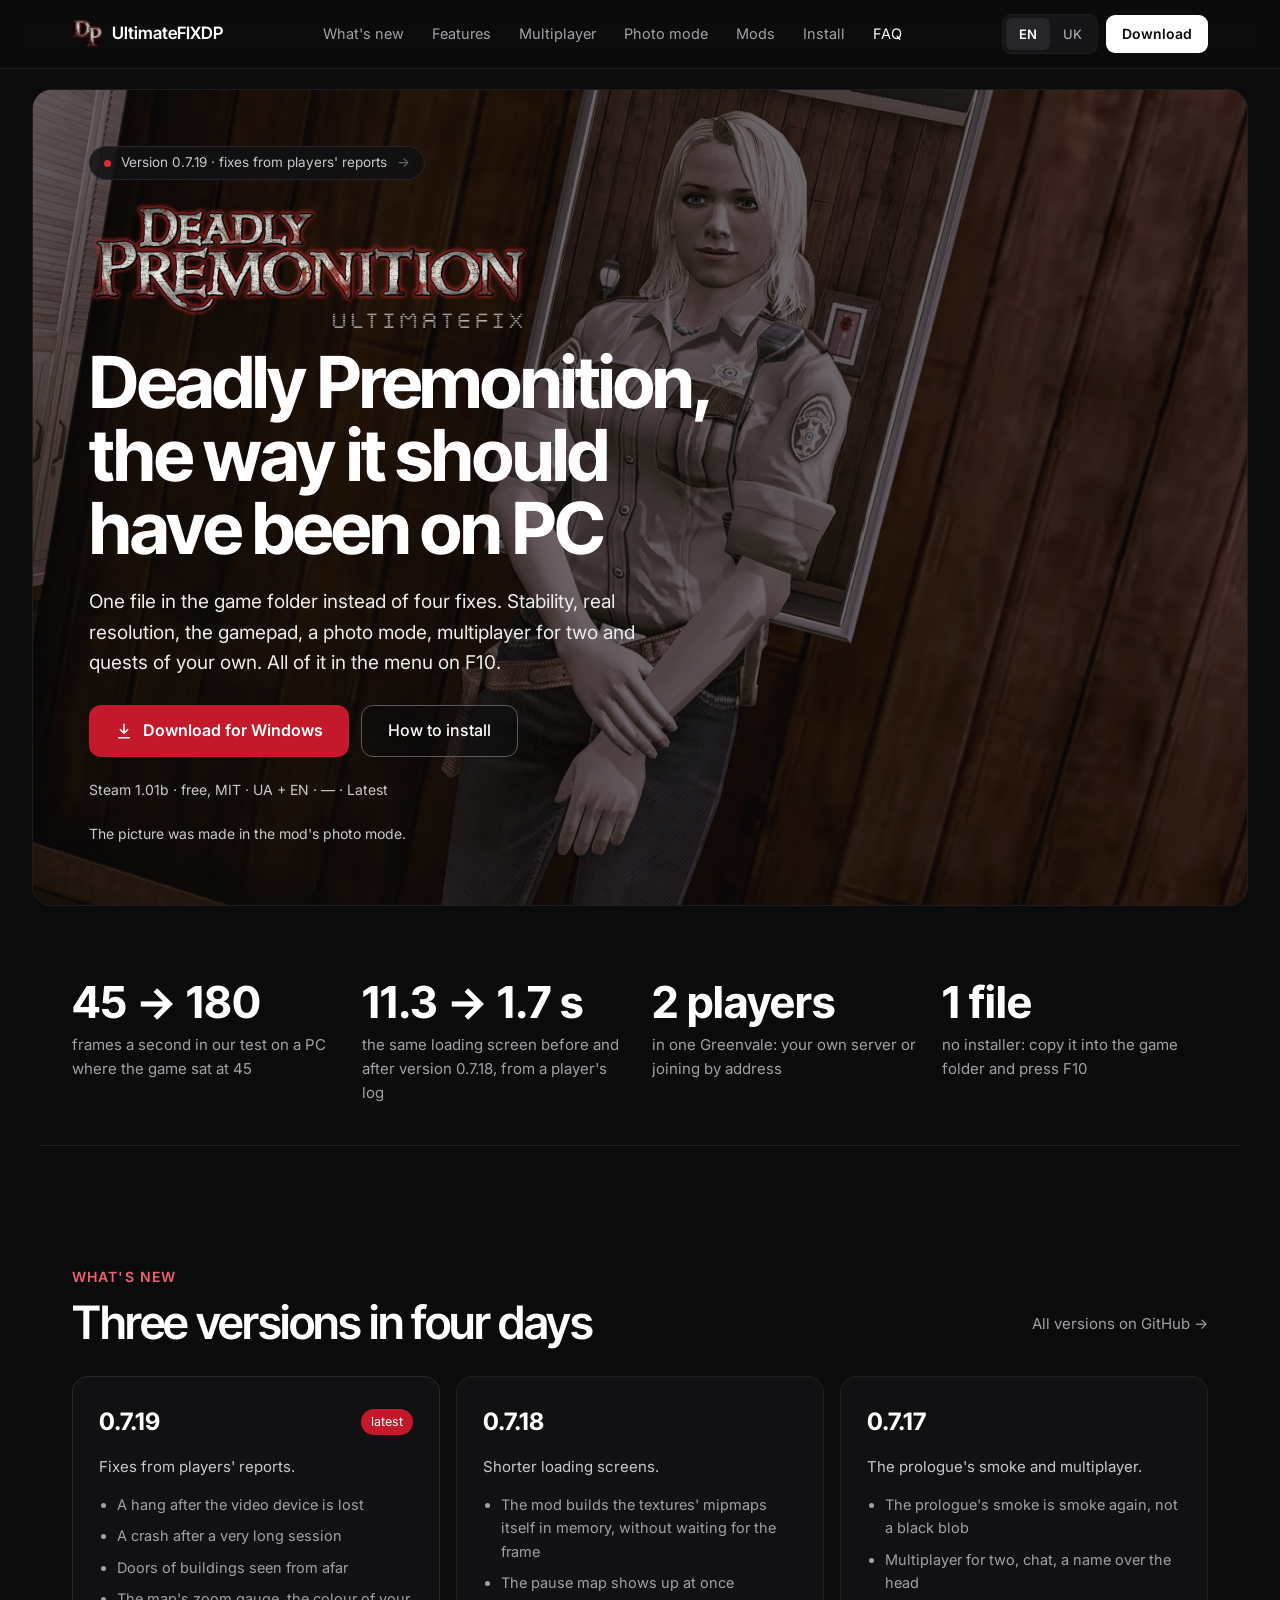
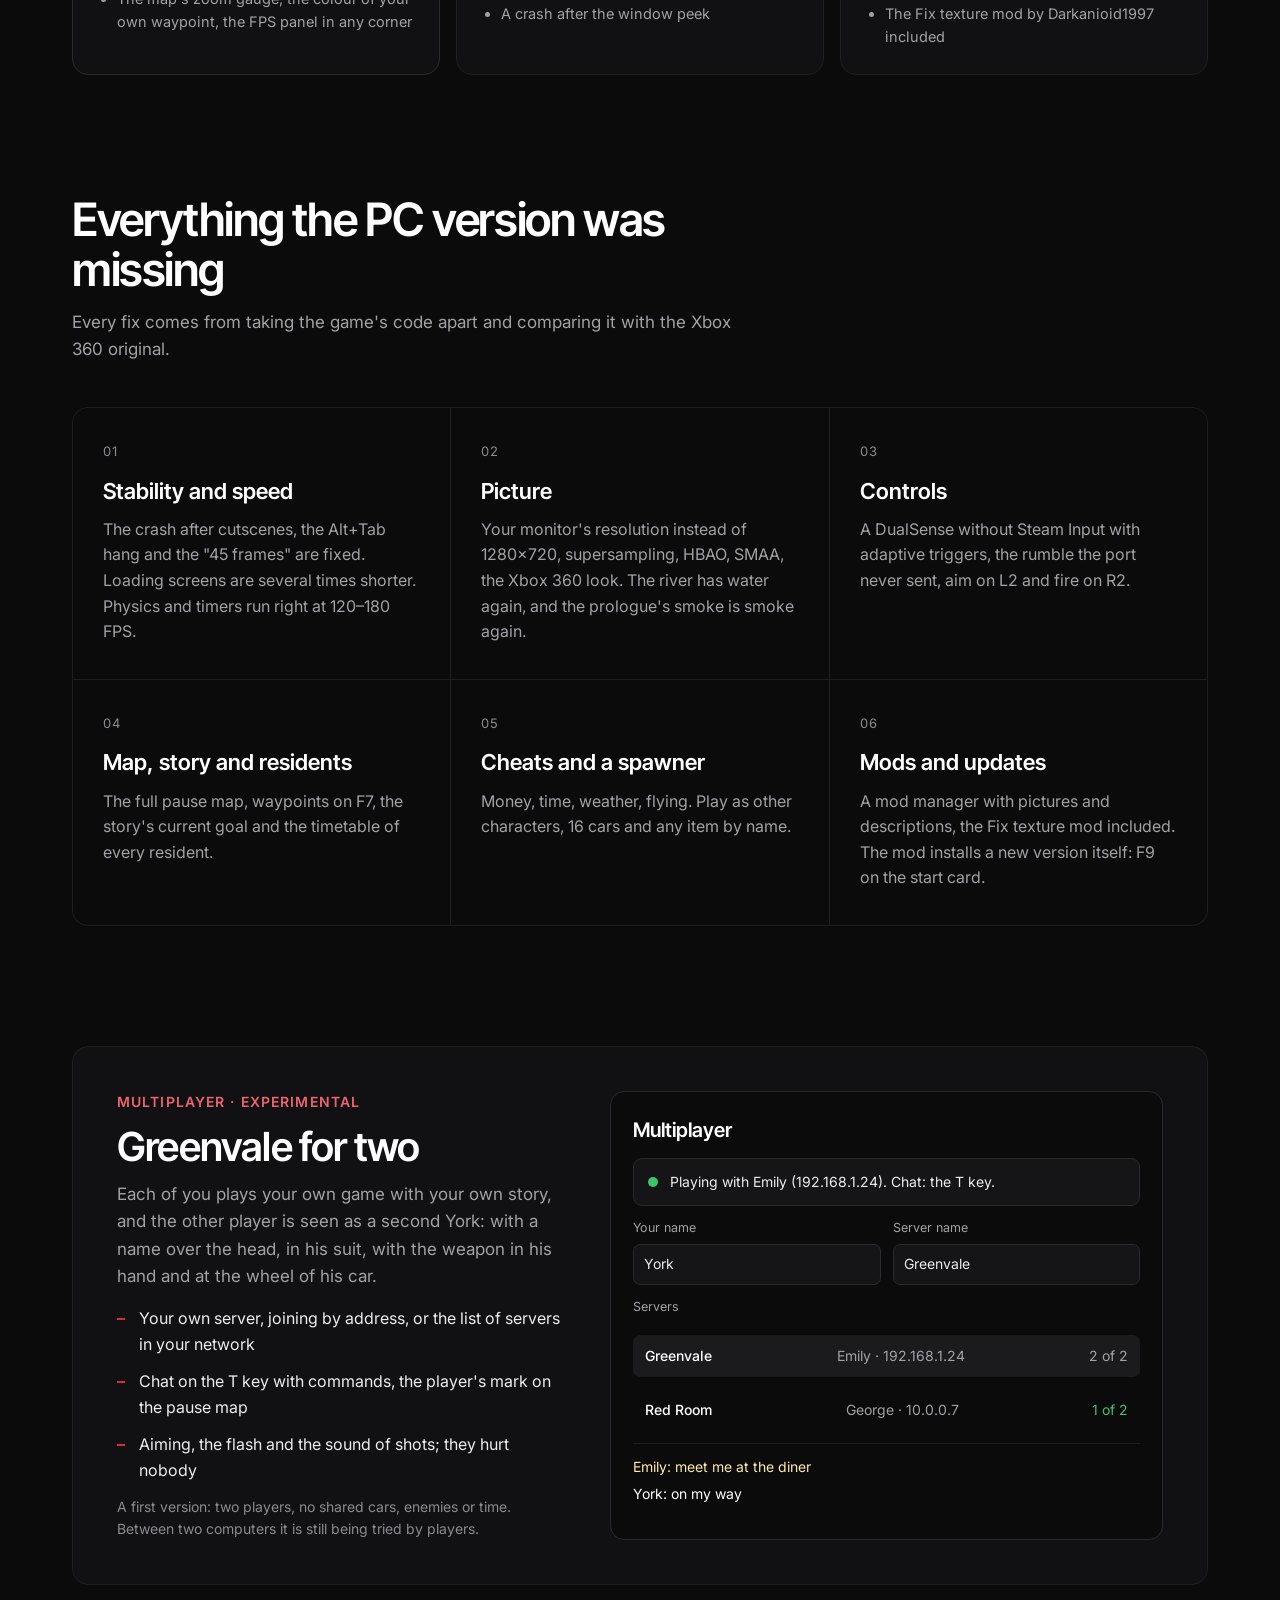
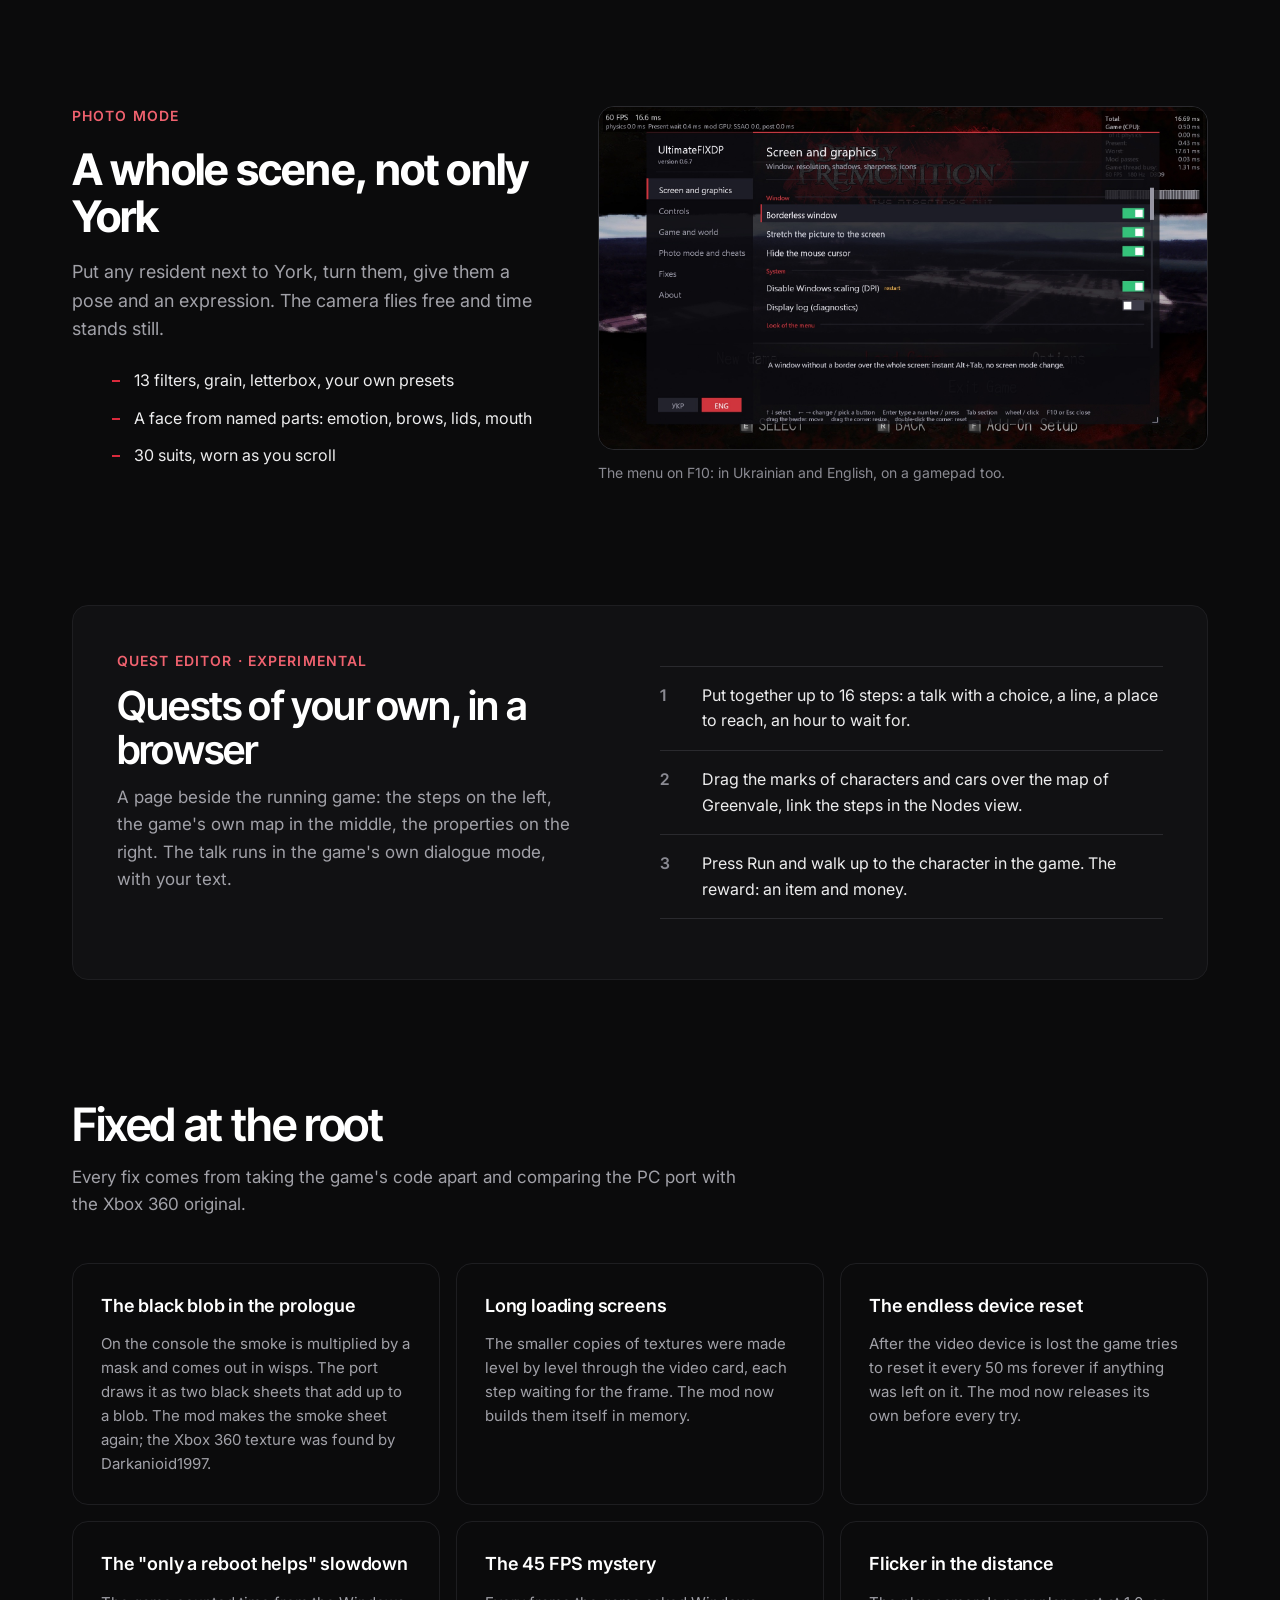
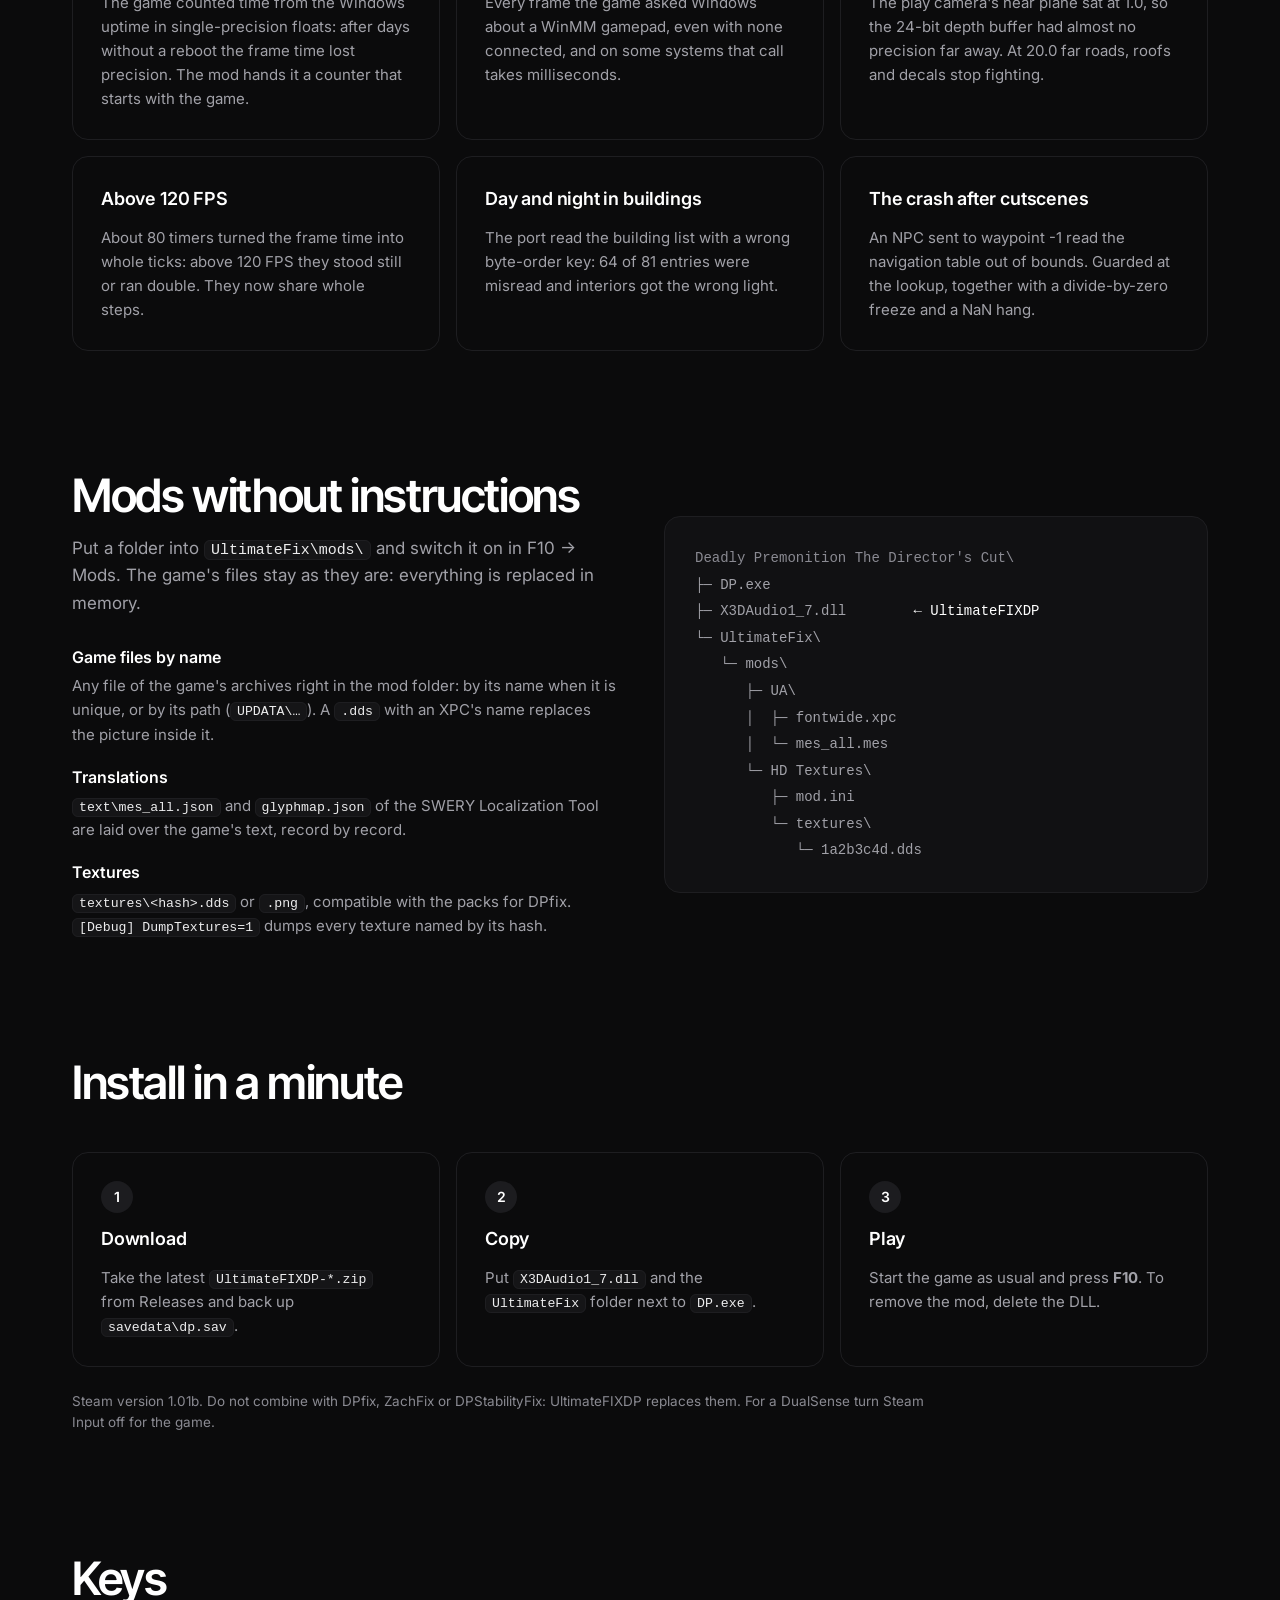
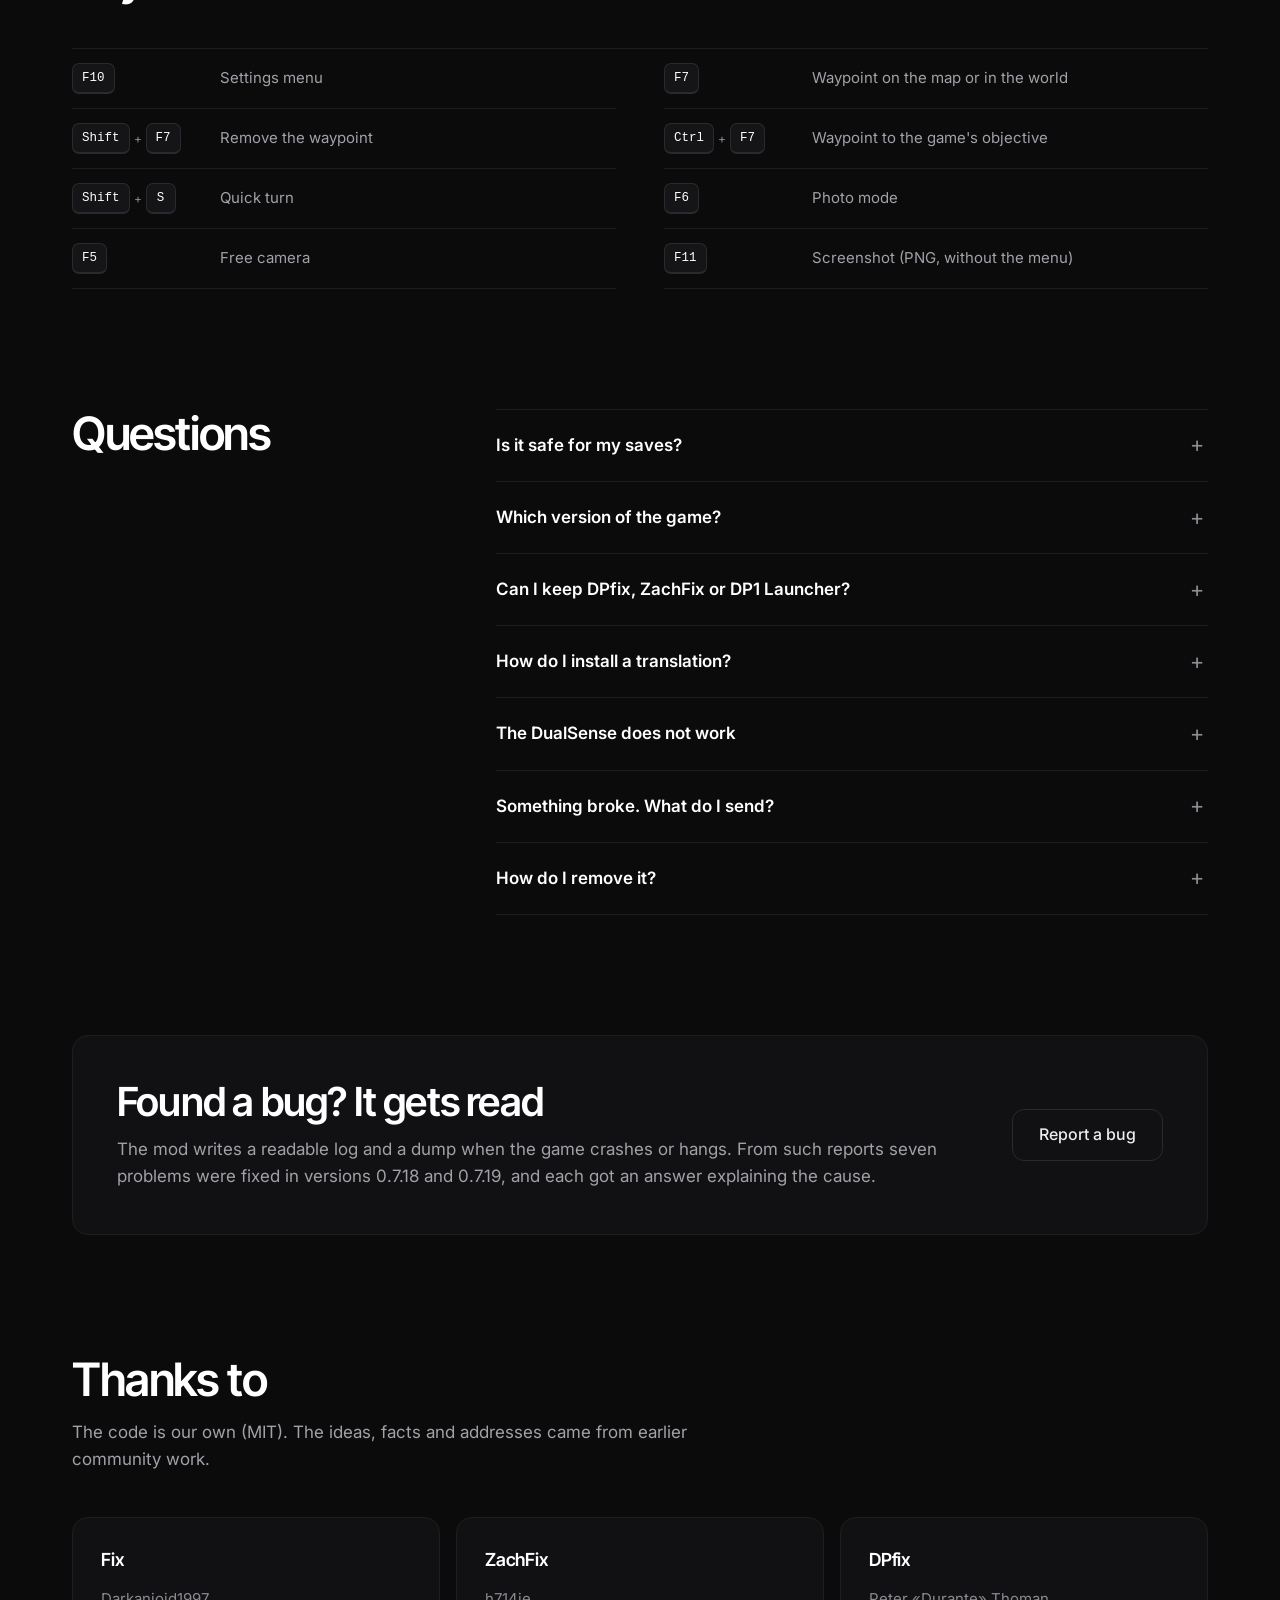
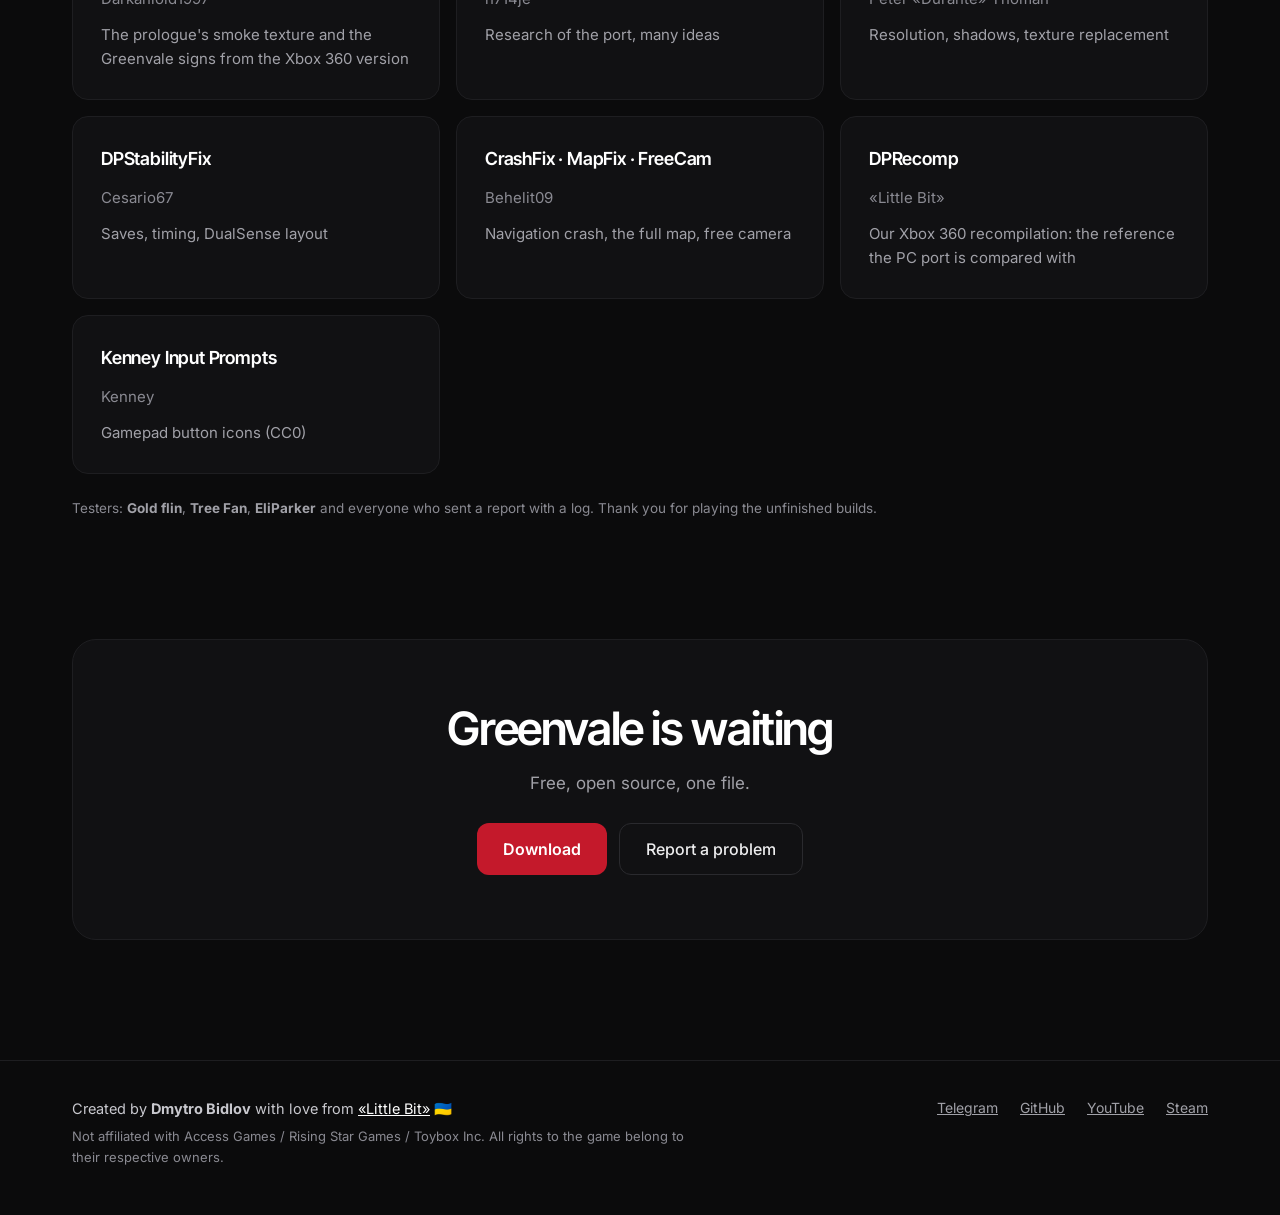
<file: index.html>
<!DOCTYPE html>
<html lang="en">
<head>
  <meta charset="UTF-8">
  <meta name="viewport" content="width=device-width, initial-scale=1.0">
  <title>UltimateFIXDP — the all-in-one fix for Deadly Premonition: The Director's Cut</title>
  <meta name="description" content="UltimateFIXDP: the all-in-one fix for Deadly Premonition: The Director&#x27;s Cut. One DLL: stability, 45 to 180 FPS, real resolution, HBAO, SMAA, Xbox 360 look, DualSense, full map, mod manager, photo mode. Ukrainian + English.">
  <meta name="keywords" content="Deadly Premonition, Director's Cut, fix, DPfix, UltimateFIXDP, 180 FPS, HBAO, DualSense, mod manager, Greenvale, Swery, Little Bit, Ukrainian, фікс, українізатор">
  <meta name="author" content="Dmytro Bidlov (Little Bit)">
  <meta name="robots" content="index, follow">
  <meta name="theme-color" content="#0B0B0C">
  <link rel="canonical" href="https://ultimatefixdp.github.io/">
  <meta property="og:type" content="website">
  <meta property="og:url" content="https://ultimatefixdp.github.io/">
  <meta property="og:site_name" content="UltimateFIXDP">
  <meta property="og:title" content="UltimateFIXDP — the all-in-one fix for Deadly Premonition">
  <meta property="og:description" content="One DLL: stability, 45 → 180 FPS, HBAO, SMAA, Xbox 360 look, DualSense, mod manager, photo mode. UA + EN.">
  <meta property="og:image" content="https://ultimatefixdp.github.io/og-image.jpg">
  <meta property="og:image:width" content="1200">
  <meta property="og:image:height" content="630">
  <meta property="og:locale" content="en_US">
  <meta property="og:locale:alternate" content="uk_UA">
  <meta name="twitter:card" content="summary_large_image">
  <meta name="twitter:title" content="UltimateFIXDP — the all-in-one fix for Deadly Premonition">
  <meta name="twitter:image" content="https://ultimatefixdp.github.io/og-image.jpg">
  <script type="application/ld+json">{"@context": "https://schema.org", "@type": "SoftwareApplication", "name": "UltimateFIXDP", "description": "UltimateFIXDP: the all-in-one fix for Deadly Premonition: The Director's Cut. One DLL: stability, 45 to 180 FPS, real resolution, HBAO, SMAA, Xbox 360 look, DualSense, full map, mod manager, photo mode. Ukrainian + English.", "applicationCategory": "GameApplication", "operatingSystem": "Windows", "url": "https://ultimatefixdp.github.io/", "downloadUrl": "https://github.com/LittleBitUA/UltimateFIXDP/releases/latest", "softwareVersion": "0.7.19", "license": "https://opensource.org/licenses/MIT", "offers": {"@type": "Offer", "price": "0", "priceCurrency": "USD"}, "author": {"@type": "Person", "name": "Dmytro Bidlov", "url": "https://t.me/LittleBitUA"}, "inLanguage": ["uk", "en"]}</script>
  <link rel="icon" href="logo.png" type="image/png">
  <link rel="apple-touch-icon" href="logo.png">
  <link rel="preconnect" href="https://api.github.com">
  <link rel="preconnect" href="https://fonts.googleapis.com">
  <link rel="preconnect" href="https://fonts.gstatic.com" crossorigin>
  <link href="https://fonts.googleapis.com/css2?family=Inter+Tight:wght@500;600;700&amp;family=Inter:wght@400;500;600&amp;display=swap" rel="stylesheet">
  <link rel="stylesheet" href="styles.css?v=0719">
</head>
<body data-lang="en">

  <header class="top">
    <div class="wrap top-row">
      <a class="brand" href="#top"><img src="logo.png" alt="" width="30" height="30"><span>UltimateFIXDP</span></a>
      <nav class="nav" aria-label="Sections">
        <a href="#news" data-i18n="nav.new">What's new</a>
        <a href="#features" data-i18n="nav.features">Features</a>
        <a href="#mp" data-i18n="nav.mp">Multiplayer</a>
        <a href="#photo" data-i18n="a.nav.photo">Photo mode</a>
        <a href="#mods" data-i18n="nav.mods">Mods</a>
        <a href="#install" data-i18n="nav.install">Install</a>
        <a href="#faq" data-i18n="nav.faq">FAQ</a>
      </nav>
      <div class="top-right">
        <div class="lang" role="group" aria-label="Language">
          <button type="button" class="lang-btn" data-set-lang="en">EN</button>
          <button type="button" class="lang-btn" data-set-lang="uk">UK</button>
        </div>
        <a class="btn-white" id="download-btn-top" href="https://github.com/LittleBitUA/UltimateFIXDP/releases/latest" data-i18n="nav.download">Download</a>
      </div>
    </div>
  </header>

  <main>
    <section class="hero-a wrap" id="top">
      <div class="hero-a-frame">
        <img class="hero-a-img" src="photo-emily.jpg" alt="" width="1600" height="900">
        <div class="hero-a-shade" aria-hidden="true"></div>
        <div class="hero-a-text">
          <a class="pill" href="https://github.com/LittleBitUA/UltimateFIXDP/releases/latest"><span class="dot"></span><span data-i18n="hero.pill">Version 0.7.19 · fixes from players' reports</span><span class="pill-arrow">→</span></a>
          <img class="hero-logo" src="logo-wide.png" alt="Deadly Premonition UltimateFix" width="1100" height="315">
          <h1 data-i18n="a.hero.title">Deadly Premonition, the way it should have been on PC</h1>
          <p class="lead" data-i18n="a.hero.lead">One file in the game folder instead of four fixes. Stability, real resolution, the gamepad, a photo mode, multiplayer for two and quests of your own. All of it in the menu on F10.</p>
          <div class="actions">
        <a class="btn-accent" id="download-btn" href="https://github.com/LittleBitUA/UltimateFIXDP/releases/latest">
          <svg viewBox="0 0 24 24" width="18" height="18" fill="none" stroke="currentColor" stroke-width="2" stroke-linecap="round" stroke-linejoin="round" aria-hidden="true"><path d="M12 3v12m0 0l-5-5m5 5l5-5M5 21h14"/></svg>
          <span data-i18n="hero.dl">Download for Windows</span>
        </a>
            <a class="btn-line btn-glass" href="#install" data-i18n="a.hero.how">How to install</a>
          </div>
          <p class="meta"><span data-i18n="hero.meta">Steam 1.01b · free, MIT · UA + EN</span> · <span id="download-meta">v0.7.0</span><span id="downloads" hidden> · <span id="downloads-count"></span> <span data-i18n="hero.downloads">downloads</span></span></p>
          <p class="meta" data-i18n="a.hero.shot">The picture was made in the mod's photo mode.</p>
        </div>
      </div>
    </section>

    <section class="wrap stats-a" aria-label="In numbers">
      <div class="reveal"><div class="stats-a-n">45 → 180</div><p data-i18n="a.st.1">frames a second in our test on a PC where the game sat at 45</p></div>
      <div class="reveal"><div class="stats-a-n" data-i18n="a.st.2n">11.3 → 1.7 s</div><p data-i18n="a.st.2">the same loading screen before and after version 0.7.18, from a player's log</p></div>
      <div class="reveal"><div class="stats-a-n" data-i18n="a.st.3n">2 players</div><p data-i18n="a.st.3">in one Greenvale: your own server or joining by address</p></div>
      <div class="reveal"><div class="stats-a-n" data-i18n="a.st.4n">1 file</div><p data-i18n="a.st.4">no installer: copy it into the game folder and press F10</p></div>
    </section>

    <section class="wrap block" id="news">
      <div class="news-head">
        <div class="head">
          <div class="eyebrow" data-i18n="nw.eyebrow">What's new</div>
          <h2 data-i18n="nw.title">Three versions in four days</h2>
        </div>
        <a class="news-all" href="https://github.com/LittleBitUA/UltimateFIXDP/releases" target="_blank" rel="noopener" data-i18n="nw.all">All versions on GitHub →</a>
      </div>
      <div class="news-a">
        <article class="news-a-card news-a-latest reveal"><div class="news-a-top"><span class="news-a-v">0.7.19</span><span class="news-a-tag" data-i18n="nw.latest">latest</span></div><p data-i18n="nw.19.t">Fixes from players' reports.</p><ul><li data-i18n="nw.19.1">A hang after the video device is lost</li><li data-i18n="nw.19.2">A crash after a very long session</li><li data-i18n="nw.19.3">Doors of buildings seen from afar</li><li data-i18n="nw.19.4">The map's zoom gauge, the colour of your own waypoint, the FPS panel in any corner</li></ul></article>
        <article class="news-a-card reveal"><div class="news-a-top"><span class="news-a-v">0.7.18</span></div><p data-i18n="nw.18.t">Shorter loading screens.</p><ul><li data-i18n="nw.18.1">The mod builds the textures' mipmaps itself in memory, without waiting for the frame</li><li data-i18n="nw.18.2">The pause map shows up at once</li><li data-i18n="nw.18.3">A crash after the window peek</li></ul></article>
        <article class="news-a-card reveal"><div class="news-a-top"><span class="news-a-v">0.7.17</span></div><p data-i18n="nw.17.t">The prologue's smoke and multiplayer.</p><ul><li data-i18n="nw.17.1">The prologue's smoke is smoke again, not a black blob</li><li data-i18n="nw.17.2">Multiplayer for two, chat, a name over the head</li><li data-i18n="nw.17.3">The Fix texture mod by Darkanioid1997 included</li></ul></article>
      </div>
    </section>

    <section class="wrap block" id="features">
      <div class="head">
        <h2 data-i18n="a.f.title">Everything the PC version was missing</h2>
        <p data-i18n="a.f.lead">Every fix comes from taking the game's code apart and comparing it with the Xbox 360 original.</p>
      </div>
      <div class="fa-grid">
        <article class="fa-cell reveal"><span class="fa-num">01</span><h3 data-i18n="a.f1.t">Stability and speed</h3><p data-i18n="a.f1.d">The crash after cutscenes, the Alt+Tab hang and the "45 frames" are fixed. Loading screens are several times shorter. Physics and timers run right at 120–180 FPS.</p></article>
        <article class="fa-cell reveal"><span class="fa-num">02</span><h3 data-i18n="a.f2.t">Picture</h3><p data-i18n="a.f2.d">Your monitor's resolution instead of 1280×720, supersampling, HBAO, SMAA, the Xbox 360 look. The river has water again, and the prologue's smoke is smoke again.</p></article>
        <article class="fa-cell reveal"><span class="fa-num">03</span><h3 data-i18n="a.f3.t">Controls</h3><p data-i18n="a.f3.d">A DualSense without Steam Input with adaptive triggers, the rumble the port never sent, aim on L2 and fire on R2.</p></article>
        <article class="fa-cell reveal"><span class="fa-num">04</span><h3 data-i18n="a.f4.t">Map, story and residents</h3><p data-i18n="a.f4.d">The full pause map, waypoints on F7, the story's current goal and the timetable of every resident.</p></article>
        <article class="fa-cell reveal"><span class="fa-num">05</span><h3 data-i18n="a.f5.t">Cheats and a spawner</h3><p data-i18n="a.f5.d">Money, time, weather, flying. Play as other characters, 16 cars and any item by name.</p></article>
        <article class="fa-cell reveal"><span class="fa-num">06</span><h3 data-i18n="a.f6.t">Mods and updates</h3><p data-i18n="a.f6.d">A mod manager with pictures and descriptions, the Fix texture mod included. The mod installs a new version itself: F9 on the start card.</p></article>
      </div>
    </section>

    <section class="wrap block" id="mp">
      <div class="panel-a reveal">
        <div class="panel-a-text">
          <div class="eyebrow" data-i18n="mp.eyebrow">Multiplayer · experimental</div>
          <h2 data-i18n="mp.title">Greenvale for two</h2>
          <p data-i18n="mp.lead">Each of you plays your own game with your own story, and the other player is seen as a second York: with a name over the head, in his suit, with the weapon in his hand and at the wheel of his car.</p>
          <ul class="ticks">
            <li><span data-i18n="mp.1">Your own server, joining by address, or the list of servers in your network</span></li>
            <li><span data-i18n="mp.2">Chat on the T key with commands, the player's mark on the pause map</span></li>
            <li><span data-i18n="mp.3">Aiming, the flash and the sound of shots; they hurt nobody</span></li>
          </ul>
          <p class="mp-note" data-i18n="mp.note">A first version: two players, no shared cars, enemies or time. Between two computers it is still being tried by players.</p>
        </div>
        <div class="mp-mock" aria-hidden="true">
          <div class="mp-mock-title" data-i18n="nav.mp">Multiplayer</div>
          <div class="mp-mock-status"><span class="mp-dot"></span><span data-i18n="mp.m.status">Playing with Emily (192.168.1.24). Chat: the T key.</span></div>
          <div class="mp-mock-fields">
            <div><div class="mp-mock-label" data-i18n="mp.m.name">Your name</div><div class="mp-mock-field">York</div></div>
            <div><div class="mp-mock-label" data-i18n="mp.m.server">Server name</div><div class="mp-mock-field">Greenvale</div></div>
          </div>
          <div class="mp-mock-label" data-i18n="mp.m.list">Servers</div>
          <div class="mp-mock-row mp-mock-sel"><strong>Greenvale</strong><span>Emily · 192.168.1.24</span><span data-i18n="mp.m.full">2 of 2</span></div>
          <div class="mp-mock-row"><strong>Red Room</strong><span>George · 10.0.0.7</span><span class="mp-free" data-i18n="mp.m.free">1 of 2</span></div>
          <div class="mp-mock-chat"><span class="mp-chat-in" data-i18n="mp.m.c1">Emily: meet me at the diner</span><span data-i18n="mp.m.c2">York: on my way</span></div>
        </div>
      </div>
    </section>

    <section class="wrap block split-a" id="photo">
      <div class="split-a-text reveal">
        <div class="eyebrow" data-i18n="a.p.eyebrow">Photo mode</div>
        <h2 data-i18n="a.p.title">A whole scene, not only York</h2>
        <p class="lead-left" data-i18n="a.p.lead">Put any resident next to York, turn them, give them a pose and an expression. The camera flies free and time stands still.</p>
        <ul class="ticks">
          <li><span data-i18n="a.p.1">13 filters, grain, letterbox, your own presets</span></li>
          <li><span data-i18n="a.p.2">A face from named parts: emotion, brows, lids, mouth</span></li>
          <li><span data-i18n="a.p.3">30 suits, worn as you scroll</span></li>
        </ul>
      </div>
      <figure class="split-a-fig reveal">
        <a href="screenshots/menu-graphics.jpg" class="zoom"><img src="screenshots/menu-graphics.jpg" alt="" loading="lazy" width="1600" height="900"></a>
        <figcaption data-i18n="a.p.cap">The menu on F10: in Ukrainian and English, on a gamepad too.</figcaption>
      </figure>
    </section>

    <section class="wrap block" id="new">
      <div class="panel-a reveal">
        <div class="panel-a-text">
          <div class="eyebrow" data-i18n="a.e.eyebrow">Quest editor · experimental</div>
          <h2 data-i18n="a.e.title">Quests of your own, in a browser</h2>
          <p data-i18n="a.e.lead">A page beside the running game: the steps on the left, the game's own map in the middle, the properties on the right. The talk runs in the game's own dialogue mode, with your text.</p>
        </div>
        <ol class="steps-a">
          <li><span class="steps-a-n">1</span><span data-i18n="a.e.1">Put together up to 16 steps: a talk with a choice, a line, a place to reach, an hour to wait for.</span></li>
          <li><span class="steps-a-n">2</span><span data-i18n="a.e.2">Drag the marks of characters and cars over the map of Greenvale, link the steps in the Nodes view.</span></li>
          <li><span class="steps-a-n">3</span><span data-i18n="a.e.3">Press Run and walk up to the character in the game. The reward: an item and money.</span></li>
        </ol>
      </div>
    </section>

    <section class="wrap block" id="engine">
      <div class="head">
        <h2 data-i18n="e2.title">Fixed at the root</h2>
        <p data-i18n="engine.lead">Every fix comes from taking the game's code apart and comparing the PC port with the Xbox 360 original.</p>
      </div>
      <div class="cards cards-3">
      <article class="glass-card feature engine reveal">
        <h3 data-i18n-html="e.smoke.t">The black blob in the prologue</h3>
        <p data-i18n-html="e.smoke.d">On the console the smoke is multiplied by a mask and comes out in wisps. The port draws it as two black sheets that add up to a blob. The mod makes the smoke sheet again; the Xbox 360 texture was found by Darkanioid1997.</p>
      </article>
      <article class="glass-card feature engine reveal">
        <h3 data-i18n-html="e.load.t">Long loading screens</h3>
        <p data-i18n-html="e.load.d">The smaller copies of textures were made level by level through the video card, each step waiting for the frame. The mod now builds them itself in memory.</p>
      </article>
      <article class="glass-card feature engine reveal">
        <h3 data-i18n-html="e.reset.t">The endless device reset</h3>
        <p data-i18n-html="e.reset.d">After the video device is lost the game tries to reset it every 50 ms forever if anything was left on it. The mod now releases its own before every try.</p>
      </article>
      <article class="glass-card feature engine reveal">
        <h3 data-i18n-html="e.time.t">The "only a reboot helps" slowdown</h3>
        <p data-i18n-html="e.time.d">The game counted time from the Windows uptime in single-precision floats: after days without a reboot the frame time lost precision. The mod hands it a counter that starts with the game.</p>
      </article>
      <article class="glass-card feature engine reveal">
        <h3 data-i18n-html="e.fps.t">The 45 FPS mystery</h3>
        <p data-i18n-html="e.fps.d">Every frame the game asked Windows about a WinMM gamepad, even with none connected, and on some systems that call takes milliseconds.</p>
      </article>
      <article class="glass-card feature engine reveal">
        <h3 data-i18n-html="e.depth.t">Flicker in the distance</h3>
        <p data-i18n-html="e.depth.d">The play camera's near plane sat at 1.0, so the 24-bit depth buffer had almost no precision far away. At 20.0 far roads, roofs and decals stop fighting.</p>
      </article>
      <article class="glass-card feature engine reveal">
        <h3 data-i18n-html="e.ticks.t">Above 120 FPS</h3>
        <p data-i18n-html="e.ticks.d">About 80 timers turned the frame time into whole ticks: above 120 FPS they stood still or ran double. They now share whole steps.</p>
      </article>
      <article class="glass-card feature engine reveal">
        <h3 data-i18n-html="e.house.t">Day and night in buildings</h3>
        <p data-i18n-html="e.house.d">The port read the building list with a wrong byte-order key: 64 of 81 entries were misread and interiors got the wrong light.</p>
      </article>
      <article class="glass-card feature engine reveal">
        <h3 data-i18n-html="e.crash.t">The crash after cutscenes</h3>
        <p data-i18n-html="e.crash.d">An NPC sent to waypoint -1 read the navigation table out of bounds. Guarded at the lookup, together with a divide-by-zero freeze and a NaN hang.</p>
      </article>
      </div>
    </section>
    <section class="wrap block" id="mods">
      <div class="split split-center">
        <div class="split-side">
          <h2 data-i18n="m2.title">Mods without instructions</h2>
          <p data-i18n-html="m2.lead">Put a folder into <code>UltimateFix\mods\</code> and switch it on in F10 → Mods. The game's files stay as they are: everything is replaced in memory.</p>
          <div class="mods-points">
            <div><h3 data-i18n="mods.c1.t">Game files by name</h3><p data-i18n-html="mods.c1.d">Any file of the game's archives right in the mod folder: by its name when it is unique, or by its path (<code>UPDATA\…</code>). A <code>.dds</code> with an XPC's name replaces the picture inside it.</p></div>
            <div><h3 data-i18n="mods.c2.t">Translations</h3><p data-i18n-html="mods.c2.d"><code>text\mes_all.json</code> and <code>glyphmap.json</code> of the SWERY Localization Tool are laid over the game's text, record by record.</p></div>
            <div><h3 data-i18n="mods.c3.t">Textures</h3><p data-i18n-html="mods.c3.d"><code>textures\&lt;hash&gt;.dds</code> or <code>.png</code>, compatible with the packs for DPfix. <code>[Debug] DumpTextures=1</code> dumps every texture named by its hash.</p></div>
          </div>
        </div>
        <div class="tree-box reveal"><pre class="tree"><span class="t-dim">Deadly Premonition The Director's Cut\</span>
├─ DP.exe
├─ X3DAudio1_7.dll        <span class="t-red">← UltimateFIXDP</span>
└─ UltimateFix\
   └─ mods\
      ├─ UA\
      │  ├─ fontwide.xpc
      │  └─ mes_all.mes
      └─ HD Textures\
         ├─ mod.ini
         └─ textures\
            └─ 1a2b3c4d.dds</pre></div>
      </div>
    </section>
    <section class="wrap block" id="install">
      <div class="head">
        <h2 data-i18n="i2.title">Install in a minute</h2>
      </div>
      <ol class="cards cards-3 steps">
        <li class="card step reveal"><span class="num">1</span><h3 data-i18n="install.s1.t">Download</h3><p data-i18n-html="install.s1.d">Take the latest <code>UltimateFIXDP-*.zip</code> from Releases and back up <code>savedata\dp.sav</code>.</p></li>
        <li class="card step reveal"><span class="num">2</span><h3 data-i18n="install.s2.t">Copy</h3><p data-i18n-html="install.s2.d">Put <code>X3DAudio1_7.dll</code> and the <code>UltimateFix</code> folder next to <code>DP.exe</code>.</p></li>
        <li class="card step reveal"><span class="num">3</span><h3 data-i18n="install.s3.t">Play</h3><p data-i18n-html="install.s3.d">Start the game as usual and press <strong>F10</strong>. To remove the mod, delete the DLL.</p></li>
      </ol>
      <p class="note" data-i18n="install.note">Steam version 1.01b. Do not combine with DPfix, ZachFix or DPStabilityFix: UltimateFIXDP replaces them. For a DualSense turn Steam Input off for the game.</p>
    </section>
    <section class="wrap block" id="keys">
      <div class="head">
        <h2 data-i18n="k2.title">Keys</h2>
      </div>
      <div class="keys reveal">
      <div class="key-row"><span class="keys"><kbd>F10</kbd></span><span class="key-what" data-i18n="k.f10">Settings menu</span></div>
      <div class="key-row"><span class="keys"><kbd>F7</kbd></span><span class="key-what" data-i18n="k.f7">Waypoint on the map or in the world</span></div>
      <div class="key-row"><span class="keys"><kbd>Shift</kbd><span class="plus">+</span><kbd>F7</kbd></span><span class="key-what" data-i18n="k.sf7">Remove the waypoint</span></div>
      <div class="key-row"><span class="keys"><kbd>Ctrl</kbd><span class="plus">+</span><kbd>F7</kbd></span><span class="key-what" data-i18n="k.cf7">Waypoint to the game's objective</span></div>
      <div class="key-row"><span class="keys"><kbd>Shift</kbd><span class="plus">+</span><kbd>S</kbd></span><span class="key-what" data-i18n="k.ss">Quick turn</span></div>
      <div class="key-row"><span class="keys"><kbd>F6</kbd></span><span class="key-what" data-i18n="k.f6">Photo mode</span></div>
      <div class="key-row"><span class="keys"><kbd>F5</kbd></span><span class="key-what" data-i18n="k.f5">Free camera</span></div>
      <div class="key-row"><span class="keys"><kbd>F11</kbd></span><span class="key-what" data-i18n="k.f11">Screenshot (PNG, without the menu)</span></div>
      </div>
    </section>
    <section class="wrap block" id="faq">
      <div class="split">
        <div class="split-side"><h2 data-i18n="q2.title">Questions</h2></div>
        <div class="faq-list">
      <details class="glass-card faq reveal"><summary><span data-i18n="q1">Is it safe for my saves?</span></summary><p data-i18n-html="a1">Yes. The mod writes <code>dp.sav</code> through a temporary file and keeps 60 backups in <code>UltimateFix\savebackups</code>, each named by episode, chapter and play time. A damaged save is restored from the newest good copy by itself. Still, back up your save before the first start.</p></details>
      <details class="glass-card faq reveal"><summary><span data-i18n="q2">Which version of the game?</span></summary><p data-i18n-html="a2">The Steam version 1.01b of <em>The Director's Cut</em>. Every patch checks the game's bytes first: on another build it switches itself off and says so in <code>ufx.log</code>.</p></details>
      <details class="glass-card faq reveal"><summary><span data-i18n="q3">Can I keep DPfix, ZachFix or DP1 Launcher?</span></summary><p data-i18n-html="a3">No, UltimateFIXDP replaces them. Remove DPfix (<code>d3d9.dll</code>, <code>DPfix.ini</code>) and the other fixes first.</p></details>
      <details class="glass-card faq reveal"><summary><span data-i18n="q4">How do I install a translation?</span></summary><p data-i18n-html="a4">Make a folder in <code>UltimateFix\mods\</code> and put the game files there (<code>fontwide.xpc</code>, <code>mes_all.mes</code>), or the <code>text\</code> folder of the SWERY Localization Tool. Switch it on in F10 → Mods and restart the game.</p></details>
      <details class="glass-card faq reveal"><summary><span data-i18n="q5">The DualSense does not work</span></summary><p data-i18n-html="a5">Turn Steam Input off for the game (Properties → Controller). Then the mod reads the DualSense directly over USB or Bluetooth.</p></details>
      <details class="glass-card faq reveal"><summary><span data-i18n="q6">Something broke. What do I send?</span></summary><p data-i18n-html="a6"><code>UltimateFix\ufx.log</code> and any <code>crash_*.dmp</code> / <code>hang_*.dmp</code>, through GitHub Issues or Telegram. Every feature can be switched off in F10; <code>[Debug] SafeMode=1</code> starts with fewer hooks.</p></details>
      <details class="glass-card faq reveal"><summary><span data-i18n="q7">How do I remove it?</span></summary><p data-i18n-html="a7">Delete <code>X3DAudio1_7.dll</code> from the game folder. Nothing else of the game is changed; to undo the 4 GB flag, put <code>DP.exe.bak</code> back as <code>DP.exe</code> or let Steam verify the files.</p></details>
        </div>
      </div>
    </section>
    <section class="wrap block" id="reports">
      <div class="panel-a reports-a reveal">
        <div class="panel-a-text">
          <h2 data-i18n="rp.title">Found a bug? It gets read</h2>
          <p data-i18n="rp.text">The mod writes a readable log and a dump when the game crashes or hangs. From such reports seven problems were fixed in versions 0.7.18 and 0.7.19, and each got an answer explaining the cause.</p>
        </div>
        <a class="btn-line" href="https://github.com/LittleBitUA/UltimateFIXDP/issues" target="_blank" rel="noopener" data-i18n="rp.btn">Report a bug</a>
      </div>
    </section>
    <section class="wrap block" id="credits">
      <div class="head">
        <h2 data-i18n="cr2.title">Thanks to</h2>
        <p data-i18n="credits.lead">The code is our own (MIT). The ideas, facts and addresses came from earlier community work.</p>
      </div>
      <div class="cards cards-3 credits">
      <div class="glass-card credit reveal">
        <h3>Fix</h3>
        <p class="credit-by">Darkanioid1997</p>
        <p data-i18n-html="c.dark">The prologue's smoke texture and the Greenvale signs from the Xbox 360 version</p>
      </div>
      <a class="glass-card credit reveal" href="https://github.com/h714je/ZachFix" target="_blank" rel="noopener">
        <h3>ZachFix</h3>
        <p class="credit-by">h714je</p>
        <p data-i18n-html="c.zach">Research of the port, many ideas</p>
      </a>
      <a class="glass-card credit reveal" href="https://github.com/PeterTh/dpfix" target="_blank" rel="noopener">
        <h3>DPfix</h3>
        <p class="credit-by">Peter «Durante» Thoman</p>
        <p data-i18n-html="c.dpfix">Resolution, shadows, texture replacement</p>
      </a>
      <a class="glass-card credit reveal" href="https://github.com/Cesario67/DeadlyPremonitionFix" target="_blank" rel="noopener">
        <h3>DPStabilityFix</h3>
        <p class="credit-by">Cesario67</p>
        <p data-i18n-html="c.stab">Saves, timing, DualSense layout</p>
      </a>
      <a class="glass-card credit reveal" href="https://github.com/Behelit09" target="_blank" rel="noopener">
        <h3>CrashFix · MapFix · FreeCam</h3>
        <p class="credit-by">Behelit09</p>
        <p data-i18n-html="c.beh">Navigation crash, the full map, free camera</p>
      </a>
      <a class="glass-card credit reveal" href="https://github.com/LittleBitUA/DPRecomp" target="_blank" rel="noopener">
        <h3>DPRecomp</h3>
        <p class="credit-by">«Little Bit»</p>
        <p data-i18n-html="c.recomp">Our Xbox 360 recompilation: the reference the PC port is compared with</p>
      </a>
      <a class="glass-card credit reveal" href="https://kenney.nl/assets/input-prompts" target="_blank" rel="noopener">
        <h3>Kenney Input Prompts</h3>
        <p class="credit-by">Kenney</p>
        <p data-i18n-html="c.kenney">Gamepad button icons (CC0)</p>
      </a>
      </div>
      <p class="note" data-i18n-html="credits.testers">Testers: <strong>Gold flin</strong>, <strong>Tree Fan</strong>, <strong>EliParker</strong> and everyone who sent a report with a log. Thank you for playing the unfinished builds.</p>
    </section>
    <section class="wrap block">
      <div class="cta reveal">
        <h2 data-i18n="cta2.title">Greenvale is waiting</h2>
        <p data-i18n="cta2.text">Free, open source, one file.</p>
        <div class="actions">
          <a class="btn-accent" id="download-btn-2" href="https://github.com/LittleBitUA/UltimateFIXDP/releases/latest" data-i18n="nav.download">Download</a>
          <a class="btn-line" href="https://github.com/LittleBitUA/UltimateFIXDP/issues" target="_blank" rel="noopener" data-i18n="cta.issue">Report a problem</a>
        </div>
      </div>
    </section>
  </main>

  <footer class="foot">
    <div class="wrap foot-row">
      <div class="foot-text">
        <p data-i18n-html="footer.line">Created by <strong>Dmytro Bidlov</strong> with love from <a href="https://t.me/LittleBitUA" target="_blank" rel="noopener">«Little Bit»</a> 🇺🇦</p>
        <p class="small" data-i18n="footer.disclaimer">Not affiliated with Access Games / Rising Star Games / Toybox Inc. All rights to the game belong to their respective owners.</p>
      </div>
      <nav class="foot-links" aria-label="Links">
        <a href="https://t.me/LittleBitUA" target="_blank" rel="noopener">Telegram</a>
        <a href="https://github.com/LittleBitUA/UltimateFIXDP" target="_blank" rel="noopener">GitHub</a>
        <a href="https://www.youtube.com/@UA_LittleBit" target="_blank" rel="noopener">YouTube</a>
        <a href="https://steamcommunity.com/id/bidlochuk/" target="_blank" rel="noopener">Steam</a>
      </nav>
    </div>
  </footer>

  <div class="lightbox" id="lightbox" hidden><img alt=""><button class="lightbox-close" type="button" aria-label="Close">×</button></div>

  <button class="scroll-top" id="scroll-top" type="button" aria-label="Scroll to top" data-i18n-title="ui.scrollTop" title="Scroll to top">
    <svg viewBox="0 0 24 24" width="18" height="18" fill="none" stroke="currentColor" stroke-width="2" stroke-linecap="round" stroke-linejoin="round" aria-hidden="true"><path d="M12 19V5M5 12l7-7 7 7"/></svg>
  </button>

  <script src="i18n.js?v=0719"></script>
  <script src="app.js?v=0719"></script>
</body>
</html>
</file>
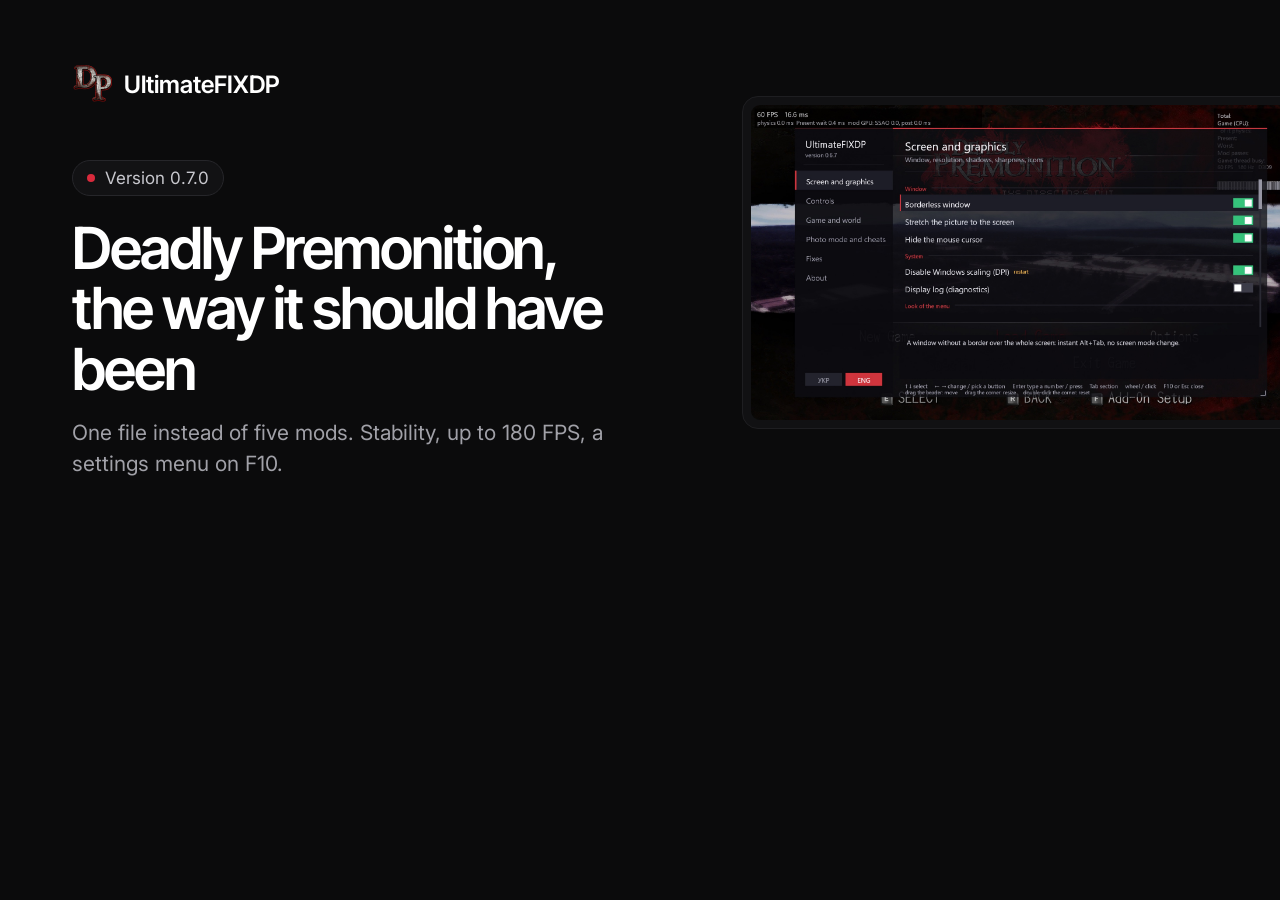
<file: tools/og.html>
<!doctype html><html><head><meta charset="utf-8">
<link href="https://fonts.googleapis.com/css2?family=Inter+Tight:wght@600&family=Inter:wght@400;500&display=swap" rel="stylesheet">
<style>
html,body{margin:0;width:1200px;height:630px;overflow:hidden;background:#0B0B0C;font-family:Inter,system-ui,sans-serif;color:#EDEDEE}
.c{position:absolute;left:72px;top:64px;width:560px}
.b{display:flex;align-items:center;gap:12px;font-family:'Inter Tight',Inter,sans-serif;font-weight:600;font-size:24px;color:#fff}.b img{width:40px;height:40px;border-radius:9px}
.p{display:inline-flex;align-items:center;gap:10px;margin-top:56px;padding:7px 14px;border-radius:999px;border:1px solid #26262A;background:#121214;color:#C8C8CE;font-size:17px}.p i{width:8px;height:8px;border-radius:50%;background:#D92A3C}
h1{font-family:'Inter Tight',Inter,sans-serif;font-weight:600;font-size:58px;line-height:1.04;letter-spacing:-.035em;color:#fff;margin:22px 0 18px}
p{font-size:21px;line-height:1.5;color:#A1A1A8;margin:0}
.s{position:absolute;right:-40px;top:96px;width:560px;padding:8px;border-radius:16px;border:1px solid #1E1E21;background:#111113}.s img{display:block;width:100%;border-radius:9px}
</style></head><body>
<div class="c"><div class="b"><img src="../logo.png">UltimateFIXDP</div>
<div class="p"><i></i>Version 0.7.0</div>
<h1>Deadly Premonition, the way it should have been</h1>
<p>One file instead of five mods. Stability, up to 180 FPS, a settings menu on F10.</p></div>
<div class="s"><img src="../screenshots/menu-graphics.jpg"></div>
</body></html>
</file>
<file: styles.css>
/* UltimateFIXDP site — calm design (2026-11-19) */
:root {
  --bg: #0B0B0C;
  --panel: #111113;
  --panel-2: #151517;
  --line: #1E1E21;
  --line-2: #2A2A2E;
  --text: #EDEDEE;
  --white: #FFFFFF;
  --muted: #A1A1A8;
  --faint: #8A8A92;
  --accent: #C4192B;
  --accent-hi: #D92A3C;
  --radius: 16px;
  --font: 'Inter', system-ui, -apple-system, 'Segoe UI', sans-serif;
  --font-head: 'Inter Tight', 'Inter', system-ui, sans-serif;
  --mono: ui-monospace, 'SF Mono', Menlo, Consolas, monospace;
  --ease: cubic-bezier(0.22, 0.61, 0.36, 1);
}
* { box-sizing: border-box; }
html { scroll-behavior: smooth; -webkit-text-size-adjust: 100%; }
body { margin: 0; background: var(--bg); color: var(--text); font-family: var(--font); font-size: 16px; line-height: 1.6; -webkit-font-smoothing: antialiased; }
img { max-width: 100%; height: auto; }
a { color: var(--text); }
a:hover { color: var(--white); }
code { font-family: var(--mono); font-size: 0.88em; padding: 1px 6px; border-radius: 6px; background: var(--panel-2); border: 1px solid var(--line); color: var(--text); word-break: break-word; }
h1, h2, h3 { margin: 0; color: var(--white); }
p { margin: 0; }
.wrap { width: 100%; max-width: 1200px; margin: 0 auto; padding: 0 32px; }

/* top bar */
.top { position: sticky; top: 0; z-index: 50; background: rgba(11, 11, 12, 0.82); backdrop-filter: saturate(140%) blur(14px); -webkit-backdrop-filter: saturate(140%) blur(14px); border-bottom: 1px solid var(--line); }
.top-row { display: flex; align-items: center; justify-content: space-between; gap: 16px; padding-top: 14px; padding-bottom: 14px; }
.brand { display: flex; align-items: center; gap: 10px; text-decoration: none; }
.brand img { width: 30px; height: 30px; border-radius: 7px; }
.brand span { font-family: var(--font-head); font-weight: 600; font-size: 17px; color: var(--white); }
.nav { display: flex; gap: 28px; font-size: 14.5px; }
.nav a { color: var(--muted); text-decoration: none; transition: color .15s; }
.nav a:hover, .nav a.active { color: var(--white); }
.top-right { display: flex; align-items: center; gap: 8px; }
.lang { display: flex; padding: 3px; border-radius: 9px; background: var(--panel-2); border: 1px solid var(--line); }
.lang-btn { height: 32px; min-width: 44px; border: 0; border-radius: 6px; background: transparent; color: var(--muted); font: 500 13px var(--font); cursor: pointer; }
.lang-btn.active { background: #26262A; color: var(--white); font-weight: 600; }
.btn-white { display: inline-flex; align-items: center; height: 38px; padding: 0 16px; border-radius: 9px; background: var(--white); color: var(--bg); text-decoration: none; font-size: 14px; font-weight: 600; }
.btn-white:hover { color: var(--bg); background: #E4E4E7; }
@media (max-width: 960px) { .nav { display: none; } }
@media (max-width: 420px) { .btn-white { display: none; } }

/* hero */
.hero { padding-top: 104px; padding-bottom: 64px; text-align: center; display: flex; flex-direction: column; align-items: center; gap: 24px; }
.pill { display: inline-flex; align-items: center; gap: 10px; min-height: 34px; padding: 4px 14px; border-radius: 999px; border: 1px solid #26262A; background: #121214; color: #C8C8CE; text-decoration: none; font-size: 13.5px; }
.pill:hover { color: var(--white); border-color: var(--line-2); }
.dot { width: 7px; height: 7px; border-radius: 50%; background: var(--accent-hi); flex: none; }
.pill-arrow { color: #6E6E76; }
.hero h1 { max-width: 960px; font-family: var(--font-head); font-weight: 600; font-size: clamp(40px, 6.4vw, 76px); line-height: 1.03; letter-spacing: -0.035em; }
.lead { max-width: 640px; font-size: 19px; color: var(--muted); }
.actions { display: flex; flex-wrap: wrap; gap: 12px; justify-content: center; margin-top: 8px; }
.btn-accent, .btn-line { display: inline-flex; align-items: center; justify-content: center; gap: 10px; height: 52px; padding: 0 26px; border-radius: 12px; text-decoration: none; font-size: 16px; font-weight: 600; transition: background .15s, border-color .15s; }
.btn-accent { background: var(--accent); color: var(--white); }
.btn-accent:hover { background: var(--accent-hi); color: var(--white); }
.btn-line { border: 1px solid var(--line-2); color: var(--text); font-weight: 500; }
.btn-line:hover { border-color: #3A3A40; background: var(--panel); }
.meta { font-size: 13.5px; color: var(--faint); }
@media (max-width: 560px) {
  .hero { padding-top: 56px; padding-bottom: 32px; gap: 18px; }
  .lead { font-size: 16.5px; }
  .actions { width: 100%; flex-direction: column; }
  .btn-accent, .btn-line { width: 100%; }
}

.hero-shot { margin: 0; padding: 10px; border-radius: 18px; border: 1px solid var(--line); background: var(--panel); }
.hero-shot img { display: block; width: 100%; height: auto; border-radius: 10px; cursor: zoom-in; }
@media (max-width: 560px) { .hero-shot { padding: 6px; border-radius: 14px; } }

/* numbers */
.stats2 { display: grid; grid-template-columns: repeat(4, minmax(0, 1fr)); gap: 32px; margin-top: 72px; }
.stats2 { padding-top: 36px; border-top: 1px solid var(--line); background-clip: content-box; }
.stat2-num { font-family: var(--font-head); font-weight: 600; font-size: 40px; letter-spacing: -0.03em; color: var(--white); line-height: 1.2; }
.stat2-label { font-size: 14.5px; color: var(--faint); }
@media (max-width: 760px) { .stats2 { grid-template-columns: repeat(2, minmax(0, 1fr)); gap: 24px 18px; margin-top: 40px; } .stat2-num { font-size: 30px; } }

/* sections */
.block { padding-top: 120px; }
.head { max-width: 680px; margin-bottom: 44px; }
.head h2, .split-side h2, .cta h2 { font-family: var(--font-head); font-weight: 600; font-size: clamp(30px, 4vw, 46px); line-height: 1.08; letter-spacing: -0.03em; }
.head p, .split-side > p { margin-top: 14px; font-size: 17px; color: var(--muted); }
@media (max-width: 560px) { .block { padding-top: 72px; } .head { margin-bottom: 26px; } }

.cards { display: grid; gap: 16px; }
.cards-3 { grid-template-columns: repeat(3, minmax(0, 1fr)); }
@media (max-width: 960px) { .cards-3 { grid-template-columns: repeat(2, minmax(0, 1fr)); } }
@media (max-width: 620px) { .cards-3 { grid-template-columns: 1fr; } }
.card, .feature, .credit { display: flex; flex-direction: column; gap: 12px; padding: 28px; border-radius: var(--radius); border: 1px solid var(--line); background: var(--panel); transition: border-color .2s; }
.feature:hover, a.credit:hover { border-color: var(--line-2); }
.feature h3, .card h3, .credit h3 { font-size: 18px; font-weight: 600; letter-spacing: -0.01em; }
.feature p, .card p, .credit p { font-size: 15px; color: var(--muted); }
.feature-icon { width: 24px; height: 24px; color: var(--accent-hi); }
.feature-icon svg { width: 24px; height: 24px; }
.engine h3 { color: var(--white); }
.engine { background: transparent; }
@media (max-width: 560px) { .card, .feature, .credit { padding: 22px; } }

/* what's new */
.news2-list { list-style: none; margin: 0; padding: 0; display: grid; grid-template-columns: repeat(2, minmax(0, 1fr)); gap: 0 48px; border-top: 1px solid var(--line); }
.news2 { padding: 22px 0; border-bottom: 1px solid var(--line); }
.news2 h3 { font-size: 17px; font-weight: 600; margin-bottom: 6px; }
.news2 p { font-size: 15px; color: var(--muted); }
@media (max-width: 760px) { .news2-list { grid-template-columns: 1fr; } }
.note { margin-top: 24px; font-size: 13.5px; color: var(--faint); max-width: 860px; }
.note strong { color: var(--muted); }
.link { display: inline-block; margin-top: 14px; color: var(--white); font-size: 15px; font-weight: 500; text-underline-offset: 3px; }

/* split layouts */
.split { display: flex; flex-wrap: wrap; gap: 48px; }
.split-center { align-items: center; }
.split-side { flex: 1 1 320px; min-width: 0; }
.split > :not(.split-side) { flex: 2 1 600px; min-width: 0; }
.split-center > .split-side { flex: 1 1 440px; }
.split-center > .tree-box { flex: 1 1 440px; }

/* before / after */
.cmp { border-radius: var(--radius); border: 1px solid var(--line); overflow: hidden; }
.cmp-row { display: grid; grid-template-columns: repeat(2, minmax(0, 1fr)); border-top: 1px solid var(--line); font-size: 15px; }
.cmp-row > span { padding: 16px 22px; }
.cmp-head { border-top: 0; background: var(--panel); font-size: 13px; font-weight: 600; }
.cmp-old { color: var(--faint); }
.cmp-head .cmp-new { color: var(--white); }
@media (max-width: 620px) { .cmp-row { grid-template-columns: 1fr; } .cmp-row > span { padding: 4px 18px; } .cmp-row > span:first-child { padding-top: 14px; } .cmp-row > span:last-child { padding-bottom: 14px; } .cmp-head { display: none; } .cmp-row:nth-child(2) { border-top: 0; } }

/* mods */
.mods-points { display: flex; flex-direction: column; gap: 18px; margin-top: 28px; }
.mods-points h3 { font-size: 16px; font-weight: 600; margin-bottom: 4px; }
.mods-points p { font-size: 15px; color: var(--muted); }
.tree-box { padding: 28px 30px; border-radius: var(--radius); border: 1px solid var(--line); background: var(--panel); overflow-x: auto; }
.tree { margin: 0; font-family: var(--mono); font-size: 14px; line-height: 1.9; color: var(--muted); white-space: pre; }
.t-dim { color: var(--faint); }
.t-red { color: var(--white); }
@media (max-width: 560px) { .tree-box { padding: 18px; } .tree { font-size: 12px; } }

/* screenshots */
.shots { display: grid; grid-template-columns: repeat(2, minmax(0, 1fr)); gap: 16px; }
.shot { margin: 0; padding: 8px; border-radius: var(--radius); border: 1px solid var(--line); background: var(--panel); }
.shot img { display: block; width: 100%; height: auto; border-radius: 10px; cursor: zoom-in; }
.shot figcaption { padding: 10px 6px 4px; font-size: 14px; color: var(--muted); }
@media (max-width: 620px) { .shots { grid-template-columns: 1fr; } }

/* install */
.steps { list-style: none; margin: 0; padding: 0; }
.num { width: 32px; height: 32px; border-radius: 50%; display: grid; place-items: center; background: #1C1C1F; font-size: 14px; font-weight: 600; color: var(--white); }
.step { background: transparent; }

/* keys */
.keys { display: grid; grid-template-columns: repeat(2, minmax(0, 1fr)); gap: 0 48px; border-top: 1px solid var(--line); }
.key-row { display: flex; align-items: center; gap: 18px; padding: 14px 0; border-bottom: 1px solid var(--line); }
.key-row .keys { display: inline-flex; border: 0; gap: 4px; min-width: 130px; grid-template-columns: none; }
kbd { display: inline-block; min-width: 30px; padding: 4px 9px; border-radius: 7px; text-align: center; font-family: var(--mono); font-size: 12.5px; color: var(--white); background: var(--panel-2); border: 1px solid var(--line-2); border-bottom-width: 2px; }
.plus { color: var(--faint); font-size: 12px; align-self: center; }
.key-what { font-size: 15px; color: var(--muted); }
@media (max-width: 680px) { .keys { grid-template-columns: 1fr; } }

/* faq */
.faq { border-top: 1px solid var(--line); padding: 0; }
.faq:last-child { border-bottom: 1px solid var(--line); }
.faq summary { cursor: pointer; list-style: none; padding: 22px 40px 22px 0; position: relative; font-size: 17px; font-weight: 600; color: var(--white); }
.faq summary::-webkit-details-marker { display: none; }
.faq summary::after { content: '+'; position: absolute; right: 4px; top: 50%; transform: translateY(-50%); color: var(--faint); font-size: 22px; font-weight: 400; transition: transform .2s var(--ease); }
.faq[open] summary::after { transform: translateY(-50%) rotate(45deg); }
.faq p { padding: 0 0 22px; font-size: 15px; color: var(--muted); max-width: 720px; }

/* credits */
a.credit { text-decoration: none; color: inherit; }
.credit h3 { font-family: var(--font-head); }
.credit-by { font-size: 13.5px; color: var(--faint) !important; }

/* closing */
.cta { padding: 64px 32px; border-radius: 24px; border: 1px solid var(--line); background: var(--panel); text-align: center; display: flex; flex-direction: column; align-items: center; gap: 16px; }
.cta p { font-size: 17px; color: var(--muted); }
.cta .actions { margin-top: 10px; }
@media (max-width: 560px) { .cta { padding: 40px 20px; } }

/* footer */
.foot { margin-top: 120px; border-top: 1px solid var(--line); }
.foot-row { display: flex; flex-wrap: wrap; justify-content: space-between; gap: 24px; padding-top: 36px; padding-bottom: 48px; }
.foot-text { max-width: 620px; display: flex; flex-direction: column; gap: 6px; font-size: 14.5px; color: #C8C8CE; }
.foot-text a { color: var(--white); }
.foot-text .small { font-size: 13px; color: var(--faint); }
.foot-links { display: flex; flex-wrap: wrap; gap: 22px; font-size: 14px; }
.foot-links a { color: var(--muted); }
.hl-ua { color: var(--white); }

/* lightbox, scroll to top */
.lightbox { position: fixed; inset: 0; z-index: 200; display: grid; place-items: center; padding: 24px; background: rgba(5, 5, 6, 0.94); cursor: zoom-out; }
.lightbox[hidden] { display: none; }
.lightbox img { max-width: 100%; max-height: 100%; border-radius: 10px; }
.lightbox-close { position: absolute; top: 16px; right: 18px; width: 44px; height: 44px; border-radius: 50%; border: 1px solid var(--line-2); background: var(--panel); color: var(--white); font-size: 22px; cursor: pointer; }
.scroll-top { position: fixed; right: 20px; bottom: 20px; z-index: 40; width: 44px; height: 44px; border-radius: 12px; border: 1px solid var(--line-2); background: var(--panel); color: var(--text); display: grid; place-items: center; cursor: pointer; opacity: 0; pointer-events: none; transition: opacity .2s; }
.scroll-top.visible { opacity: 1; pointer-events: auto; }

/* gentle entrance */
.reveal { opacity: 0; transform: translateY(12px); transition: opacity .5s var(--ease), transform .5s var(--ease); }
.reveal.shown { opacity: 1; transform: none; }
@media (prefers-reduced-motion: reduce) { html { scroll-behavior: auto; } .reveal { opacity: 1; transform: none; transition: none; } }

/* live F10 menu */
.fx { max-width: 880px; margin: 0 auto; border-radius: 18px; border: 1px solid var(--line); background: var(--panel); overflow: hidden; box-shadow: 0 40px 80px rgba(0, 0, 0, 0.5); }
.fx-bar { display: flex; align-items: center; justify-content: space-between; padding: 14px 18px; border-bottom: 1px solid var(--line); }
.fx-name { font-family: var(--font-head); font-weight: 600; font-size: 15px; color: var(--white); }
.fx-close { font-size: 12px; color: var(--faint); }
.fx-body { display: flex; min-height: 420px; }
.fx-tabs { flex: 0 0 220px; padding: 10px; border-right: 1px solid var(--line); display: flex; flex-direction: column; gap: 2px; }
.fx-tab { display: block; width: 100%; min-height: 44px; padding: 0 12px; border: 0; border-radius: 10px; background: transparent; color: var(--muted); font: 500 14px var(--font); text-align: left; cursor: pointer; }
.fx-tab:hover { color: var(--white); }
.fx-tab.active { background: #1F1F23; color: var(--white); font-weight: 600; }
.fx-panel { flex: 1 1 0; min-width: 0; padding: 18px 20px; display: flex; flex-direction: column; gap: 4px; }
.fx-panel[hidden] { display: none; }
.fx-title { font-size: 12px; font-weight: 600; letter-spacing: 0.04em; text-transform: uppercase; color: var(--faint); margin-bottom: 8px; }
.fx-item { display: flex; align-items: center; justify-content: space-between; gap: 16px; min-height: 48px; padding: 0 12px; border: 0; border-radius: 10px; background: transparent; color: var(--text); font: 400 15px var(--font); text-align: left; cursor: pointer; }
.fx-item:hover { background: var(--panel-2); }
.fx-switch { flex: none; position: relative; width: 40px; height: 24px; border-radius: 999px; background: var(--line-2); transition: background .15s; }
.fx-switch::after { content: ''; position: absolute; top: 3px; left: 3px; width: 18px; height: 18px; border-radius: 50%; background: var(--white); transition: left .15s var(--ease); }
.fx-item[aria-pressed="true"] .fx-switch { background: var(--accent); }
.fx-item[aria-pressed="true"] .fx-switch::after { left: 19px; }
.fx-hint { margin-top: auto; padding: 12px; border-radius: 10px; background: var(--panel-2); font-size: 13.5px; color: var(--muted); }
.fx-try { margin-top: 16px; text-align: center; font-size: 13.5px; color: var(--faint); }
@media (max-width: 720px) {
  .fx-body { flex-direction: column; min-height: 0; }
  .fx-tabs { flex: none; flex-direction: row; overflow-x: auto; border-right: 0; border-bottom: 1px solid var(--line); }
  .fx-tab { width: auto; flex: none; white-space: nowrap; }
  .fx-panel { padding: 12px 10px 14px; }
  .fx-hint { margin-top: 10px; }
}

/* bento */
.bento { display: grid; grid-template-columns: repeat(4, minmax(0, 1fr)); grid-auto-rows: minmax(300px, auto); gap: 16px; }
.tile { display: flex; flex-direction: column; justify-content: space-between; gap: 20px; padding: 28px; border-radius: 20px; border: 1px solid var(--line); background: var(--panel); }
.tile h3 { font-size: 19px; font-weight: 600; margin-bottom: 8px; }
.tile p { font-size: 15px; color: var(--muted); }
.tile-wide { grid-column: span 2; }
.tile-kicker { font-size: 14px; color: var(--faint); }
.tile-icon { width: 28px; height: 28px; color: var(--accent-hi); }
.perf { display: flex; flex-wrap: wrap; align-items: baseline; gap: 6px 18px; margin-bottom: 18px; }
.perf-old, .perf-new { font-family: var(--font-head); font-weight: 600; font-size: clamp(64px, 9vw, 120px); line-height: 0.9; letter-spacing: -0.05em; }
.perf-old { color: var(--faint); }
.perf-new { color: var(--white); }
.perf-arrow { font-size: 36px; color: #6E6E76; }
.perf-unit { font-size: 20px; color: var(--muted); }
.tile-perf p { max-width: 480px; }
.tile-img { padding: 0; overflow: hidden; gap: 0; }
.tile-img img { display: block; width: 100%; height: 170px; object-fit: cover; object-position: left top; cursor: zoom-in; }
.tile-pad { padding: 22px 24px; }
.tile-mods { flex-direction: row; align-items: center; gap: 28px; }
.tile-mods-text { flex: 1 1 0; min-width: 0; }
.tile-mods .tile-kicker { margin-bottom: 14px; }
.tile-big { font-family: var(--font-head); font-size: 30px !important; letter-spacing: -0.02em; }
.tile-tree { flex: 0 0 240px; margin: 0; padding: 20px; border-radius: 14px; border: 1px solid var(--line); background: var(--bg); font-family: var(--mono); font-size: 13px; line-height: 1.85; color: var(--muted); white-space: pre; overflow-x: auto; }
@media (max-width: 1020px) { .bento { grid-template-columns: repeat(2, minmax(0, 1fr)); } }
@media (max-width: 620px) {
  .bento { grid-template-columns: 1fr; grid-auto-rows: auto; }
  .tile-wide { grid-column: auto; }
  .tile { padding: 22px; }
  .tile-mods { flex-direction: column; align-items: stretch; }
  .tile-tree { flex: none; }
}

/* and also */
.more-title { margin-top: 56px; margin-bottom: 8px; font-size: 15px; font-weight: 600; color: var(--faint); }
.more { display: grid; grid-template-columns: repeat(3, minmax(0, 1fr)); gap: 0 40px; border-top: 1px solid var(--line); }
.more-item { padding: 20px 0; border-bottom: 1px solid var(--line); }
.more-item h3 { font-size: 16px; font-weight: 600; margin-bottom: 6px; }
.more-item p { font-size: 14.5px; color: var(--muted); }
@media (max-width: 960px) { .more { grid-template-columns: repeat(2, minmax(0, 1fr)); } }
@media (max-width: 620px) { .more { grid-template-columns: 1fr; } }

/* ---- the 0.7.13 redesign: a photo first screen, numbers, a ruled feature grid, split sections ---- */
.hero-a { padding-top: 20px; max-width: 1392px; }
.hero-a-frame { position: relative; border-radius: 20px; overflow: hidden; min-height: 620px; display: flex; align-items: flex-end; border: 1px solid var(--line); }
.hero-a-img { position: absolute; inset: 0; width: 100%; height: 100%; object-fit: cover; }
.hero-a-shade { position: absolute; inset: 0; background: rgba(11, 11, 12, 0.6); }
.hero-a-text { position: relative; padding: 56px 56px 60px; max-width: 780px; display: flex; flex-direction: column; align-items: flex-start; gap: 22px; }
.hero-a-text h1 { font-family: var(--font-head); font-weight: 700; font-size: clamp(38px, 5.6vw, 76px); line-height: 1.02; letter-spacing: -0.03em; color: var(--white); }
.hero-a-text .lead { color: var(--text); max-width: 600px; }
.hero-a-text .actions { justify-content: flex-start; margin-top: 4px; }
.hero-a-text .meta { color: #C9C9CE; font-size: 14px; }
.hero-a-text .pill { background: rgba(17, 17, 19, 0.82); }
.btn-glass { background: rgba(11, 11, 12, 0.5); border-color: #5A5A62; color: var(--white); }
@media (max-width: 700px) { .hero-a-text { padding: 32px 22px 36px; } .hero-a-frame { min-height: 540px; } }

.stats-a { display: grid; grid-template-columns: repeat(auto-fit, minmax(220px, 1fr)); gap: 0 24px; padding-top: 72px; border-bottom: 1px solid var(--line); }
.stats-a > div { padding-bottom: 40px; }
.stats-a-n { font-family: var(--font-head); font-weight: 700; font-size: 44px; line-height: 1.1; color: var(--white); }
.stats-a p { margin-top: 6px; font-size: 15px; color: var(--muted); }

.fa-grid { display: grid; grid-template-columns: repeat(auto-fit, minmax(300px, 1fr)); gap: 1px; background: var(--line); border: 1px solid var(--line); border-radius: var(--radius); overflow: hidden; }
.fa-cell { background: var(--bg); padding: 30px 30px 34px; }
.fa-num { font-size: 13px; letter-spacing: 0.08em; color: var(--faint); }
.fa-cell h3 { margin: 10px 0 8px; font-family: var(--font-head); font-size: 22px; font-weight: 600; color: var(--white); }
.fa-cell p { font-size: 16px; color: var(--muted); }

.split-a { display: flex; flex-wrap: wrap; gap: 56px; align-items: center; }
.split-a-text { flex: 1 1 380px; min-width: 0; display: flex; flex-direction: column; gap: 18px; }
.split-a-text h2, .panel-a h2 { font-family: var(--font-head); font-weight: 700; font-size: clamp(30px, 3.4vw, 44px); line-height: 1.08; letter-spacing: -0.02em; color: var(--white); }
.lead-left { font-size: 18px; color: var(--muted); }
.eyebrow { font-size: 14px; font-weight: 600; letter-spacing: 0.08em; text-transform: uppercase; color: #F0626F; }
.ticks { list-style: none; display: flex; flex-direction: column; gap: 12px; margin-top: 6px; }
.ticks li { position: relative; padding-left: 22px; }
.ticks li::before { content: ''; position: absolute; left: 0; top: 12px; width: 8px; height: 2px; background: var(--accent-hi); }
.split-a-fig { flex: 1 1 520px; min-width: 0; margin: 0; }
.split-a-fig img { width: 100%; height: auto; display: block; border-radius: var(--radius); border: 1px solid var(--line-2); }
.split-a-fig figcaption { margin-top: 12px; font-size: 14px; color: var(--faint); }

.panel-a { display: flex; flex-wrap: wrap; gap: 40px; padding: 44px; border: 1px solid var(--line); border-radius: var(--radius); background: var(--panel); }
.panel-a-text { flex: 1 1 300px; min-width: 0; display: flex; flex-direction: column; gap: 12px; }
.panel-a-text p { font-size: 17px; color: var(--muted); }
.steps-a { flex: 1 1 380px; min-width: 0; list-style: none; display: flex; flex-direction: column; }
.steps-a li { display: flex; gap: 18px; padding: 16px 0; border-top: 1px solid var(--line-2); }
.steps-a li:last-child { border-bottom: 1px solid var(--line-2); }
.steps-a-n { font-family: var(--font-head); font-weight: 600; color: var(--faint); min-width: 24px; }
@media (max-width: 560px) { .panel-a { padding: 26px 22px; } }

/* 0.7.19: the wide logo, what's new, multiplayer, reports */
.hero-logo { display: block; width: min(440px, 100%); height: auto; margin-bottom: -4px; }
.news-head { display: flex; align-items: flex-end; justify-content: space-between; gap: 24px; flex-wrap: wrap; margin-bottom: 28px; }
.news-head .head { margin-bottom: 0; }
.news-head .eyebrow { margin-bottom: 10px; }
.news-all { color: var(--muted); text-decoration: none; font-size: 15px; padding: 12px 0; }
.news-all:hover { color: var(--white); }
.news-a { display: grid; grid-template-columns: repeat(auto-fit, minmax(280px, 1fr)); gap: 16px; }
.news-a-card { background: var(--panel); border: 1px solid var(--line); border-radius: var(--radius); padding: 26px; display: flex; flex-direction: column; gap: 14px; }
.news-a-latest { border-color: var(--line-2); }
.news-a-top { display: flex; align-items: center; justify-content: space-between; }
.news-a-v { font-family: var(--font-head); font-weight: 700; font-size: 24px; color: var(--white); }
.news-a-tag { font-size: 12.5px; color: var(--white); background: var(--accent); border-radius: 999px; padding: 3px 10px; }
.news-a-card p { font-size: 15px; color: #C9C9CE; }
.news-a-card ul { margin: 0; padding: 0 0 0 18px; display: flex; flex-direction: column; gap: 8px; font-size: 14.5px; color: var(--muted); }
.panel-a-text h2 { font-family: var(--font-head); font-weight: 600; font-size: clamp(28px, 3.4vw, 40px); line-height: 1.1; letter-spacing: -0.02em; }
.mp-note { font-size: 14px !important; color: var(--faint) !important; }
.mp-mock { flex: 1 1 400px; min-width: 0; background: var(--bg); border: 1px solid var(--line-2); border-radius: 14px; padding: 22px; display: flex; flex-direction: column; gap: 12px; font-size: 14px; }
.mp-mock-title { font-family: var(--font-head); font-weight: 600; font-size: 20px; color: var(--white); }
.mp-mock-status { display: flex; align-items: center; gap: 12px; background: var(--panel-2); border: 1px solid var(--line-2); border-radius: 9px; padding: 12px 14px; }
.mp-dot { flex: none; width: 10px; height: 10px; border-radius: 50%; background: #3CC46A; }
.mp-mock-fields { display: grid; grid-template-columns: repeat(2, minmax(0, 1fr)); gap: 12px; }
.mp-mock-label { font-size: 12.5px; color: var(--muted); margin-bottom: 6px; }
.mp-mock-field { background: var(--panel-2); border: 1px solid var(--line-2); border-radius: 7px; padding: 8px 10px; }
.mp-mock-row { display: flex; justify-content: space-between; gap: 12px; flex-wrap: wrap; padding: 10px 12px; border-radius: 7px; color: var(--muted); }
.mp-mock-row strong { color: var(--white); font-weight: 500; }
.mp-mock-sel { background: #1B1B1E; }
.mp-free { color: #3CC46A; }
.mp-mock-chat { border-top: 1px solid var(--line); padding-top: 12px; display: flex; flex-direction: column; gap: 4px; color: var(--white); }
.mp-chat-in { color: #FFE9A8; }
.reports-a { align-items: center; }
.reports-a .btn-line { flex: none; }
@media (max-width: 560px) { .mp-mock { padding: 16px; } .mp-mock-fields { grid-template-columns: 1fr; } }
.panel-a-text .ticks { margin: 4px 0 0; padding: 0; }
</file>
